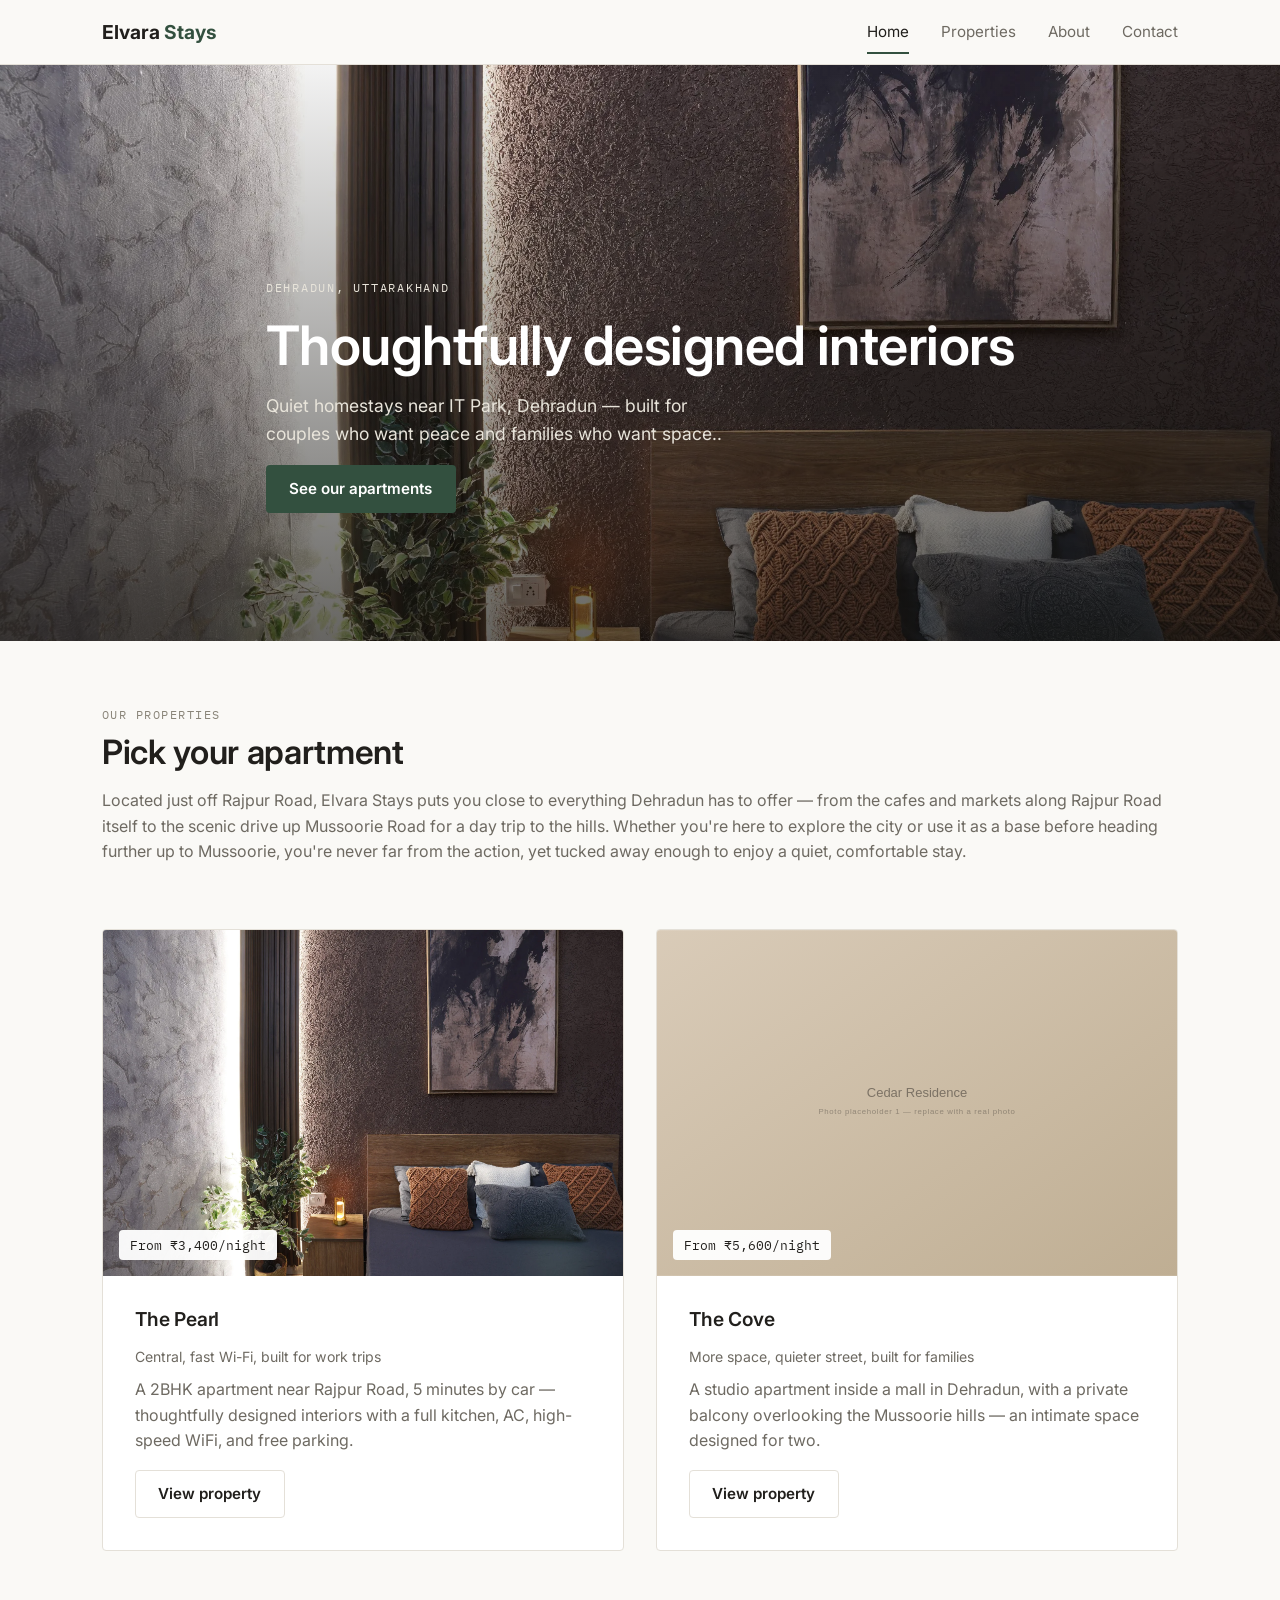
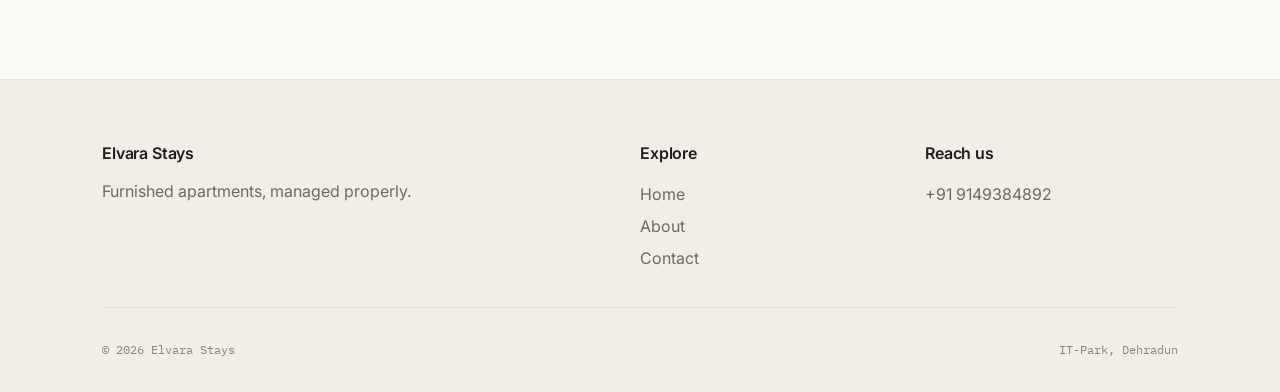
<file: index.html>
<!DOCTYPE html>
<html lang="en">
<head>
  <meta charset="UTF-8">
  <meta name="viewport" content="width=device-width, initial-scale=1.0">
  <title>Birchwood Residences — Modern apartments in Dehradun</title>
  <link rel="preconnect" href="https://fonts.googleapis.com">
  <link href="https://fonts.googleapis.com/css2?family=Inter:wght@400;500;600;700&family=IBM+Plex+Mono:wght@400;500&display=swap" rel="stylesheet">
  <link rel="stylesheet" href="css/style.css">
</head>
<body>

  <header class="site-header" id="site-header"></header>

  <main>
    <section class="hero" id="hero">
      <div class="wrap">
        <p class="hero-eyebrow">Dehradun, Uttarakhand</p>
        <h1 id="hero-title">Thoughtfully designed interiors</h1>
        <p class="lede" id="hero-note">Serviced apartments in Dehradun.</p>
        <a href="#properties" class="btn btn-primary">See our apartments</a>
      </div>
    </section>

    <section id="properties">
      <div class="wrap">
        <p class="section-eyebrow">Our properties</p>
        <h2>Pick your apartment</h2>
        <p>Located just off Rajpur Road, Elvara Stays puts you close to everything Dehradun has to offer — from the cafes and markets along Rajpur Road itself to the scenic drive up Mussoorie Road for a day trip to the hills. Whether you're here to explore the city or use it as a base before heading further up to Mussoorie, you're never far from the action, yet tucked away enough to enjoy a quiet, comfortable stay.</p>

        <div class="property-grid" id="property-grid">
          <p class="loading-note">Loading properties…</p>
        </div>
      </div>
    </section>
  </main>

  <footer class="site-footer" id="site-footer"></footer>

  <script src="js/shared.js"></script>
  <script>
    (async function init() {
      const site = await renderChrome("home");
      if (site) {
        document.getElementById("hero-note").textContent = site.heroNote || "";
        if (site.heroImage) {
          document.getElementById("hero").style.backgroundImage = `url('${site.heroImage}')`;
        }
      }

      const properties = await loadJSON(DATA_PATH.properties);
      const grid = document.getElementById("property-grid");

      if (!properties || properties.length === 0) {
        grid.innerHTML = `<p class="empty-note">No properties yet. Add one in data/properties.json.</p>`;
        return;
      }

      grid.innerHTML = properties.map(p => `
        <article class="property-card">
          <a href="property.html?id=${encodeURIComponent(p.id)}" class="property-card-image">
            <img src="${escapeHTML(p.heroImage)}" alt="${escapeHTML(p.name)}" loading="lazy">
            ${lowestPrice(p.rooms) ? `<span class="price-badge">${escapeHTML(lowestPrice(p.rooms))}</span>` : ""}
          </a>
          <div class="property-card-body">
            <h3>${escapeHTML(p.name)}</h3>
            <p class="property-card-tagline">${escapeHTML(p.tagline || "")}</p>
            <p>${escapeHTML(p.shortDescription || "")}</p>
            <a href="property.html?id=${encodeURIComponent(p.id)}" class="btn btn-outline">View property</a>
          </div>
        </article>
      `).join("");
    })();
  </script>
</body>
</html>
</file>
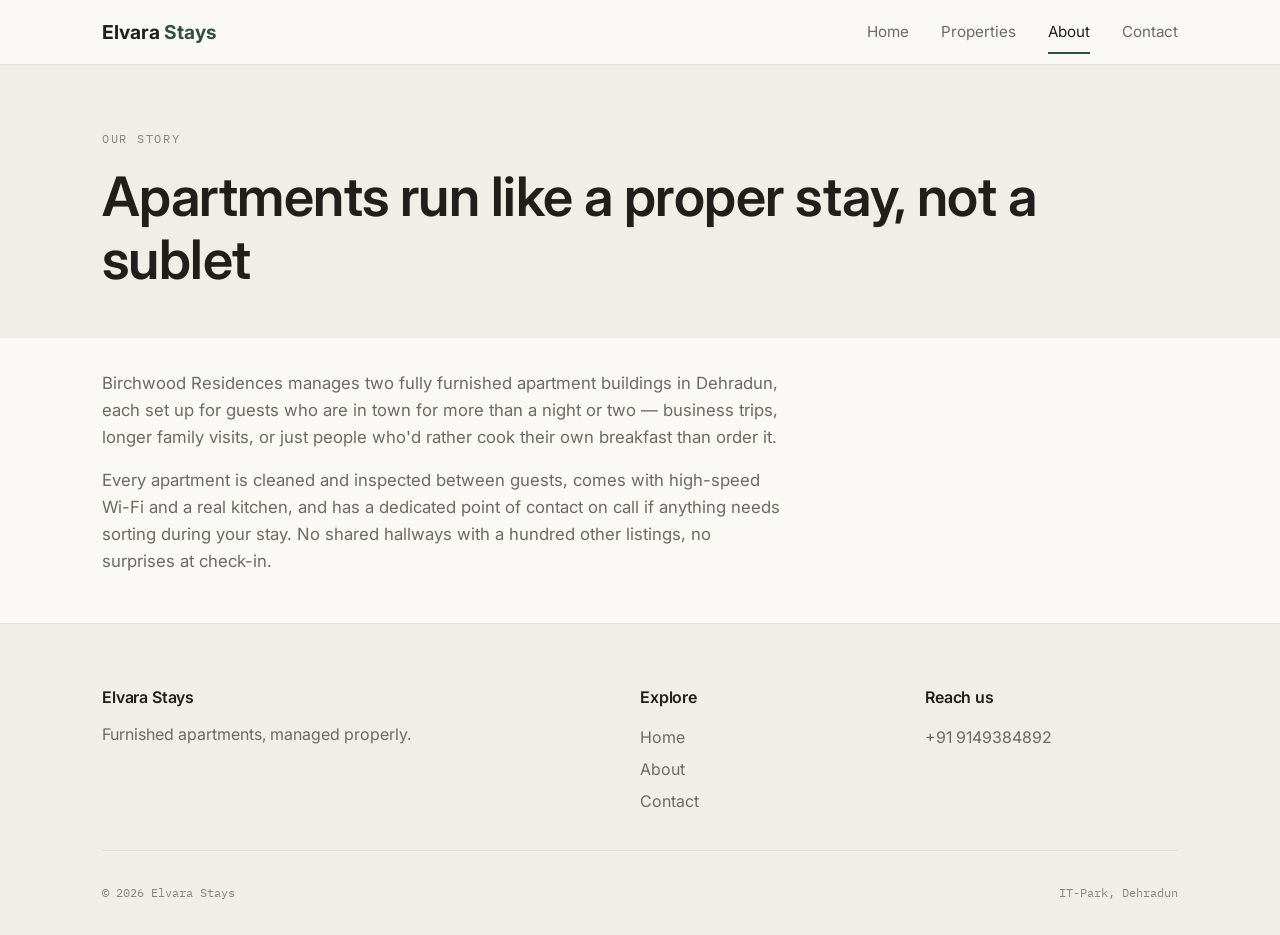
<file: about.html>
<!DOCTYPE html>
<html lang="en">
<head>
  <meta charset="UTF-8">
  <meta name="viewport" content="width=device-width, initial-scale=1.0">
  <title>About — Birchwood Residences</title>
  <link rel="preconnect" href="https://fonts.googleapis.com">
  <link href="https://fonts.googleapis.com/css2?family=Inter:wght@400;500;600;700&family=IBM+Plex+Mono:wght@400;500&display=swap" rel="stylesheet">
  <link rel="stylesheet" href="css/style.css">
</head>
<body>

  <header class="site-header" id="site-header"></header>

  <main>
    <section class="hero hero-plain">
      <div class="wrap">
        <p class="hero-eyebrow">Our story</p>
        <h1 id="about-title">About us</h1>
      </div>
    </section>

    <section class="tight about-body" id="about-body">
      <div class="wrap">
        <p class="loading-note">Loading…</p>
      </div>
    </section>
  </main>

  <footer class="site-footer" id="site-footer"></footer>

  <script src="js/shared.js"></script>
  <script>
    (async function init() {
      const site = await renderChrome("about");
      const body = document.getElementById("about-body");
      if (!site) {
        body.innerHTML = `<div class="wrap"><p class="empty-note">Could not load page content.</p></div>`;
        return;
      }
      document.getElementById("about-title").textContent = site.aboutTitle || "About us";
      body.innerHTML = `
        <div class="wrap">
          ${(site.aboutBody || []).map(p => `<p>${escapeHTML(p)}</p>`).join("")}
        </div>
      `;
    })();
  </script>
</body>
</html>
</file>
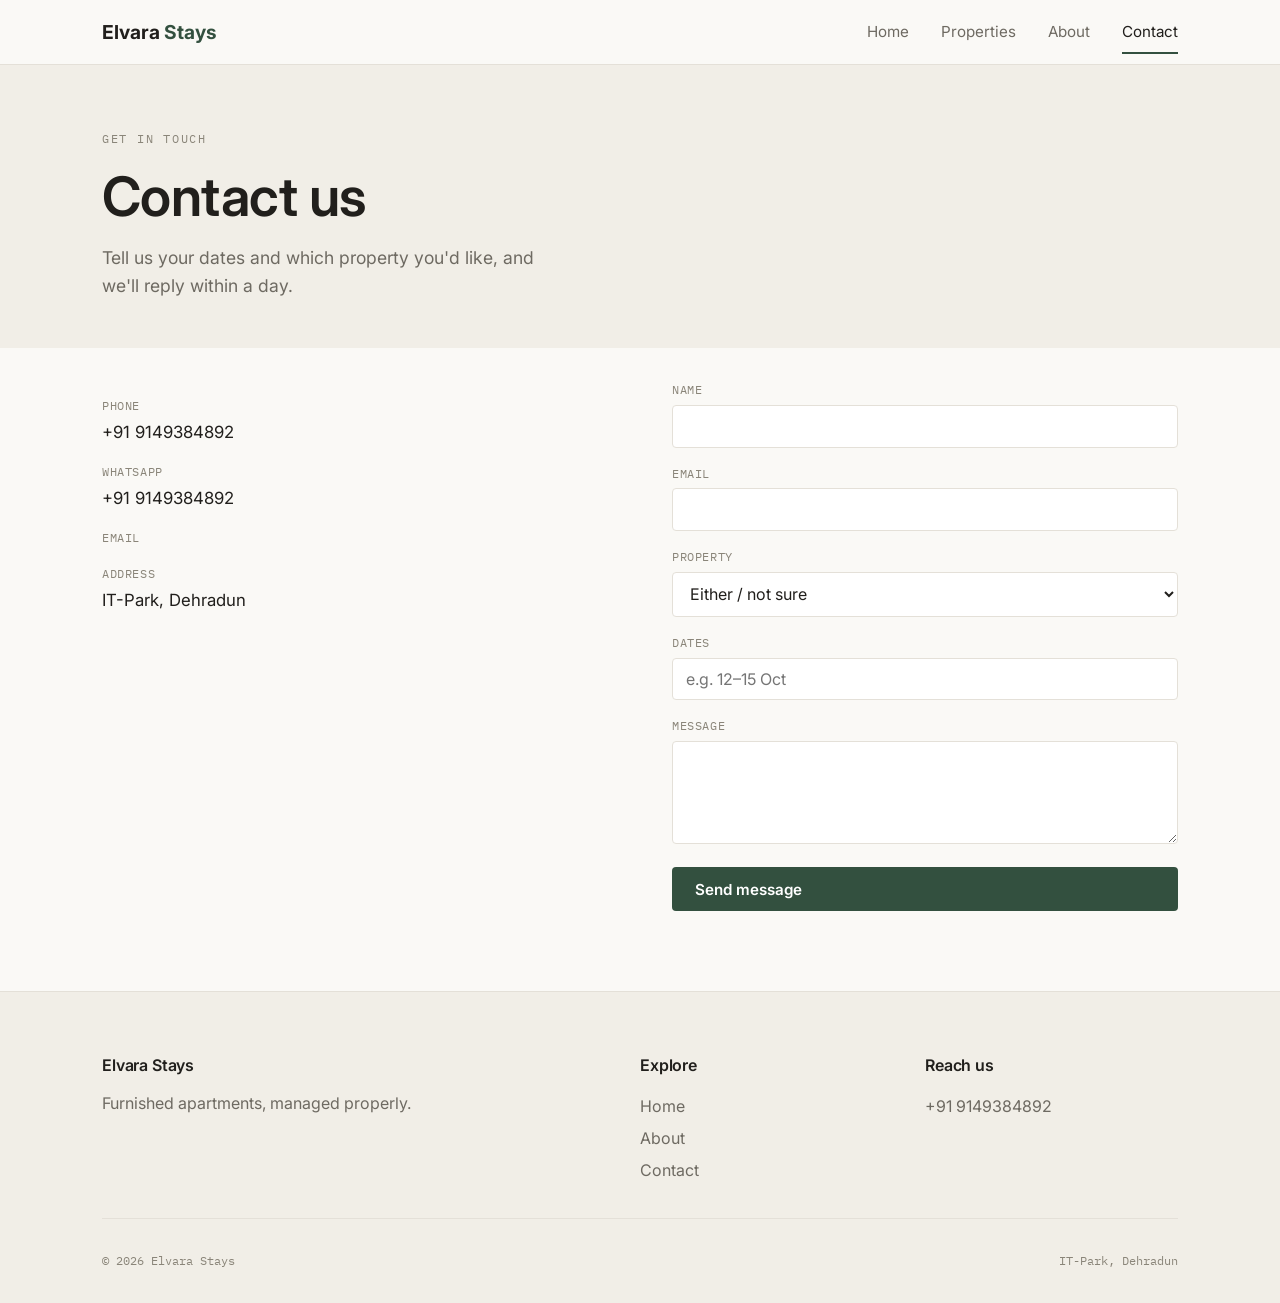
<file: contact.html>
<!DOCTYPE html>
<html lang="en">
<head>
  <meta charset="UTF-8">
  <meta name="viewport" content="width=device-width, initial-scale=1.0">
  <title>Contact — Birchwood Residences</title>
  <link rel="preconnect" href="https://fonts.googleapis.com">
  <link href="https://fonts.googleapis.com/css2?family=Inter:wght@400;500;600;700&family=IBM+Plex+Mono:wght@400;500&display=swap" rel="stylesheet">
  <link rel="stylesheet" href="css/style.css">
</head>
<body>

  <header class="site-header" id="site-header"></header>

  <main>
    <section class="hero hero-plain">
      <div class="wrap">
        <p class="hero-eyebrow">Get in touch</p>
        <h1>Contact us</h1>
        <p class="lede">Tell us your dates and which property you'd like, and we'll reply within a day.</p>
      </div>
    </section>

    <section class="tight">
      <div class="wrap contact-grid">
        <div>
          <dl class="contact-info" id="contact-info"></dl>
        </div>

        <div>
          <form class="contact-form" id="contact-form">
            <div>
              <label for="name">Name</label>
              <input type="text" id="name" name="name" required>
            </div>
            <div>
              <label for="email">Email</label>
              <input type="email" id="email" name="email" required>
            </div>
            <div>
              <label for="property">Property</label>
              <select id="property" name="property">
                <option value="Either / not sure">Either / not sure</option>
                <option value="Aspen Residence">Aspen Residence</option>
                <option value="Cedar Residence">Cedar Residence</option>
              </select>
            </div>
            <div>
              <label for="dates">Dates</label>
              <input type="text" id="dates" name="dates" placeholder="e.g. 12–15 Oct">
            </div>
            <div>
              <label for="message">Message</label>
              <textarea id="message" name="message" rows="4"></textarea>
            </div>
            <button type="submit" class="btn btn-primary">Send message</button>
            <p class="form-status" id="form-status"></p>
          </form>
        </div>
      </div>
    </section>
  </main>

  <footer class="site-footer" id="site-footer"></footer>

  <script src="js/shared.js"></script>
  <script>
    (async function init() {
      const site = await renderChrome("contact");

      const info = document.getElementById("contact-info");
      if (site) {
        info.innerHTML = `
          <dt>Phone</dt><dd><a href="tel:${escapeHTML(site.phone || "")}">${escapeHTML(site.phone || "")}</a></dd>
          <dt>WhatsApp</dt><dd><a href="https://wa.me/${escapeHTML((site.whatsapp || "").replace(/[^0-9]/g, ""))}" target="_blank" rel="noopener">${escapeHTML(site.whatsapp || "")}</a></dd>
          <dt>Email</dt><dd><a href="mailto:${escapeHTML(site.email || "")}">${escapeHTML(site.email || "")}</a></dd>
          <dt>Address</dt><dd>${escapeHTML(site.address || "")}</dd>
        `;
      }

      const form = document.getElementById("contact-form");
      const status = document.getElementById("form-status");

      // This site has no backend, so the form opens a pre-filled email
      // to your address instead of submitting silently. If you move to
      // Netlify or Formspree later, see README.md "Upgrading the contact
      // form" for a two-line change to make it submit directly.
      form.addEventListener("submit", (e) => {
        e.preventDefault();
        const data = new FormData(form);
        const subject = encodeURIComponent(`Booking enquiry — ${data.get("property")}`);
        const body = encodeURIComponent(
          `Name: ${data.get("name")}\nEmail: ${data.get("email")}\nProperty: ${data.get("property")}\nDates: ${data.get("dates")}\n\n${data.get("message")}`
        );
        const mailTo = site?.email || "hello@example.com";
        window.location.href = `mailto:${mailTo}?subject=${subject}&body=${body}`;
        status.textContent = "Opening your email app to send this…";
      });
    })();
  </script>
</body>
</html>
</file>
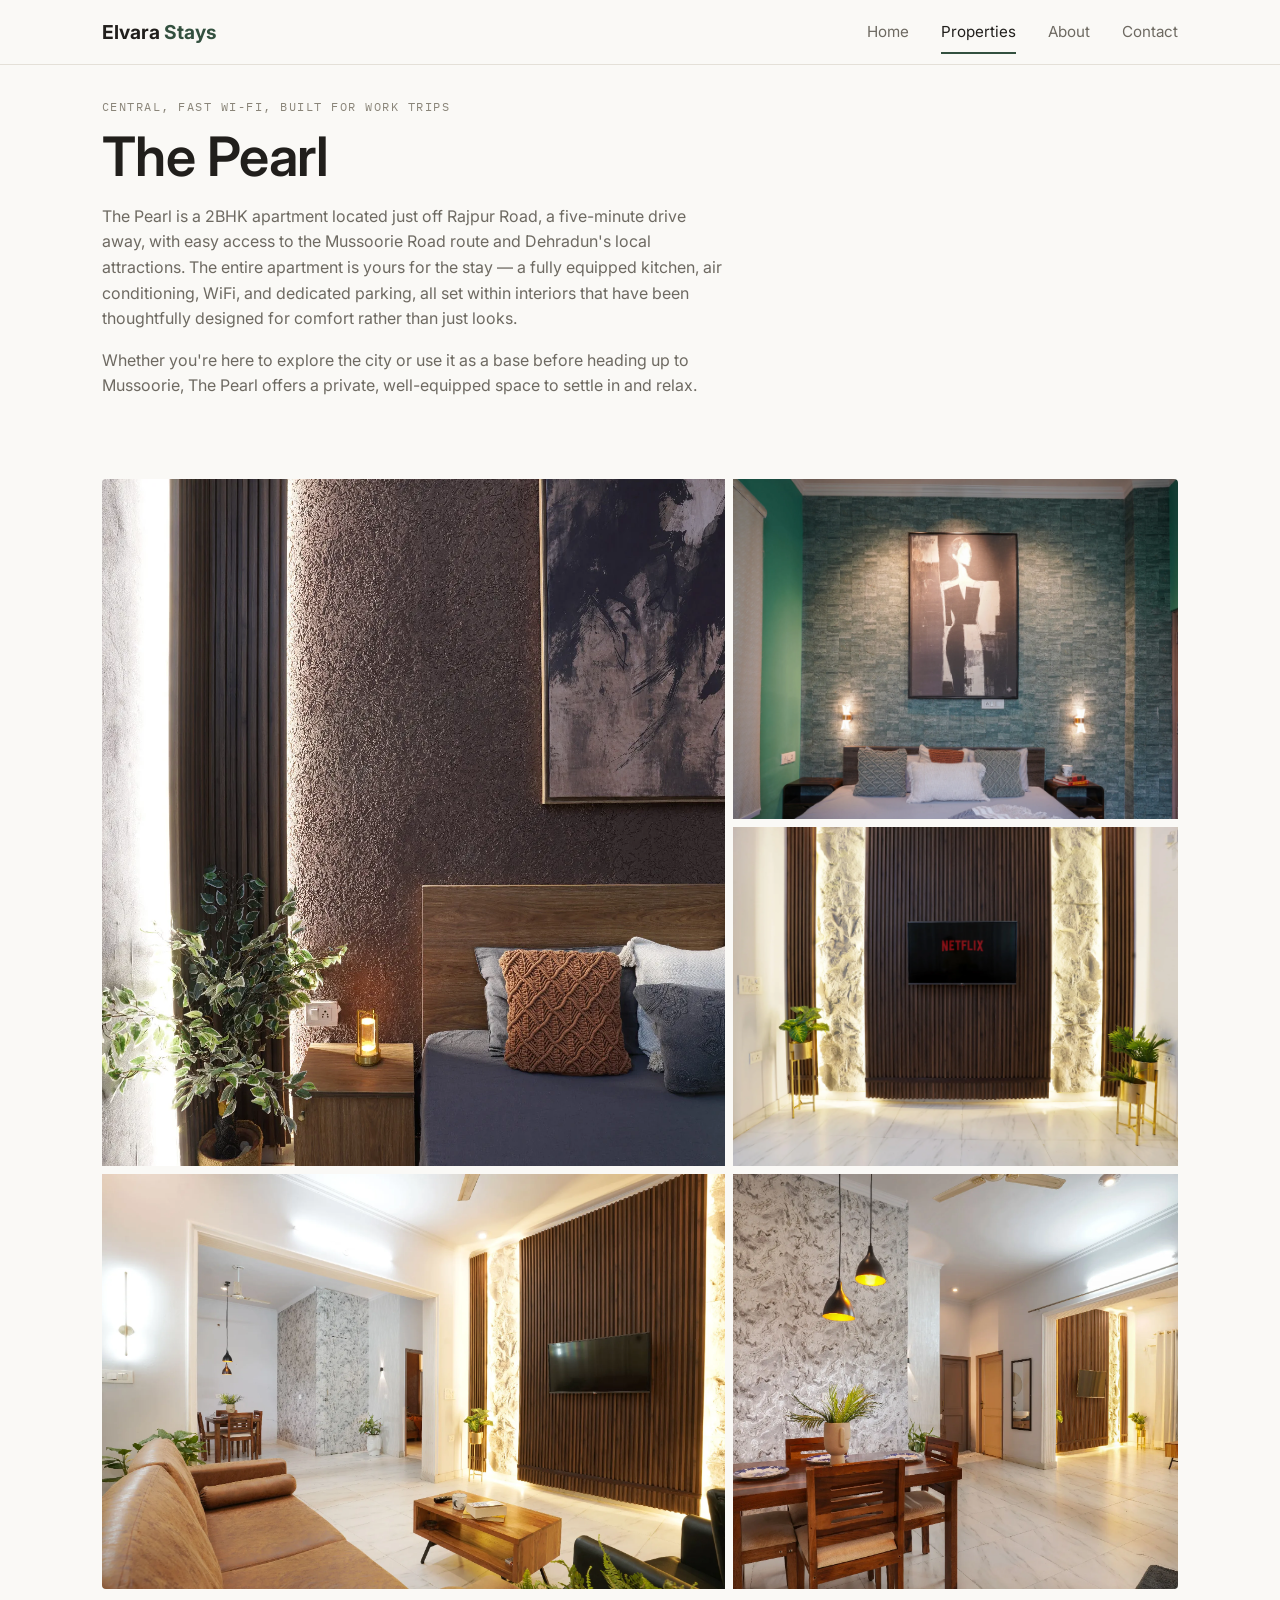
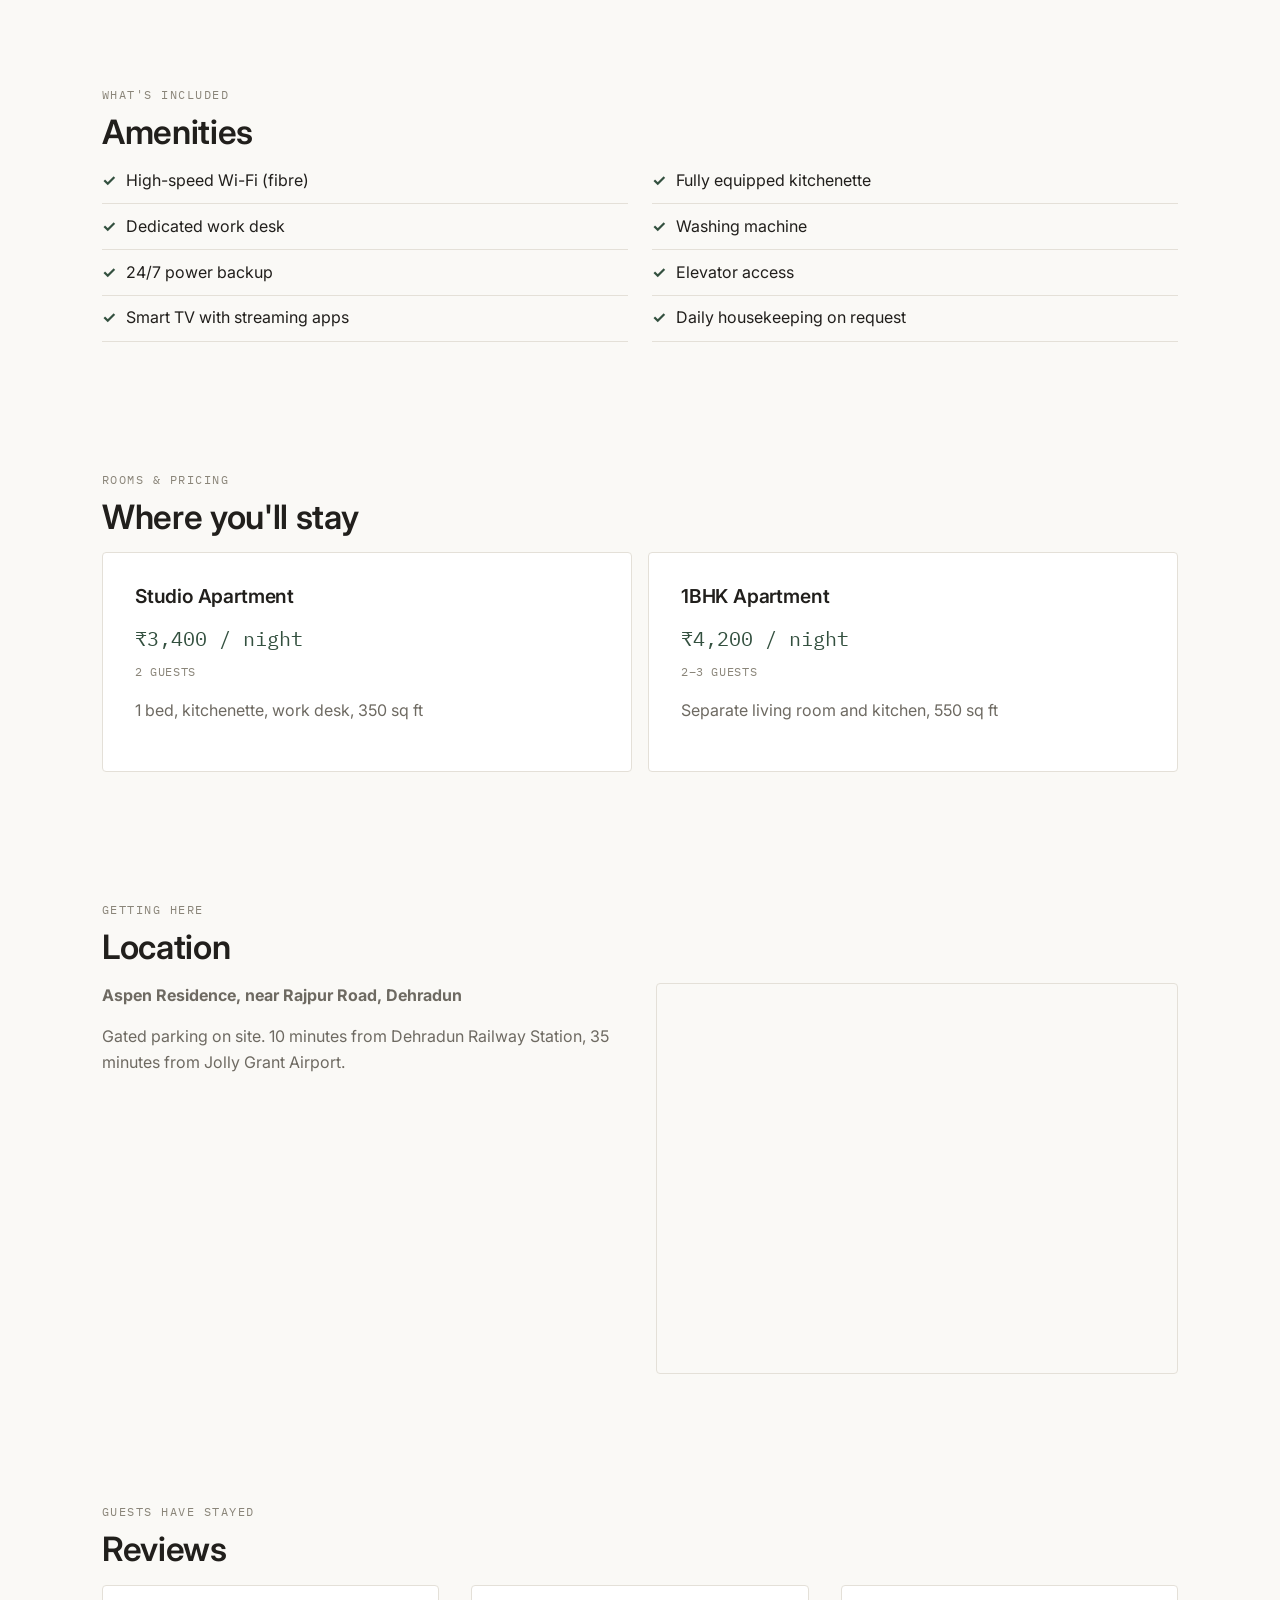
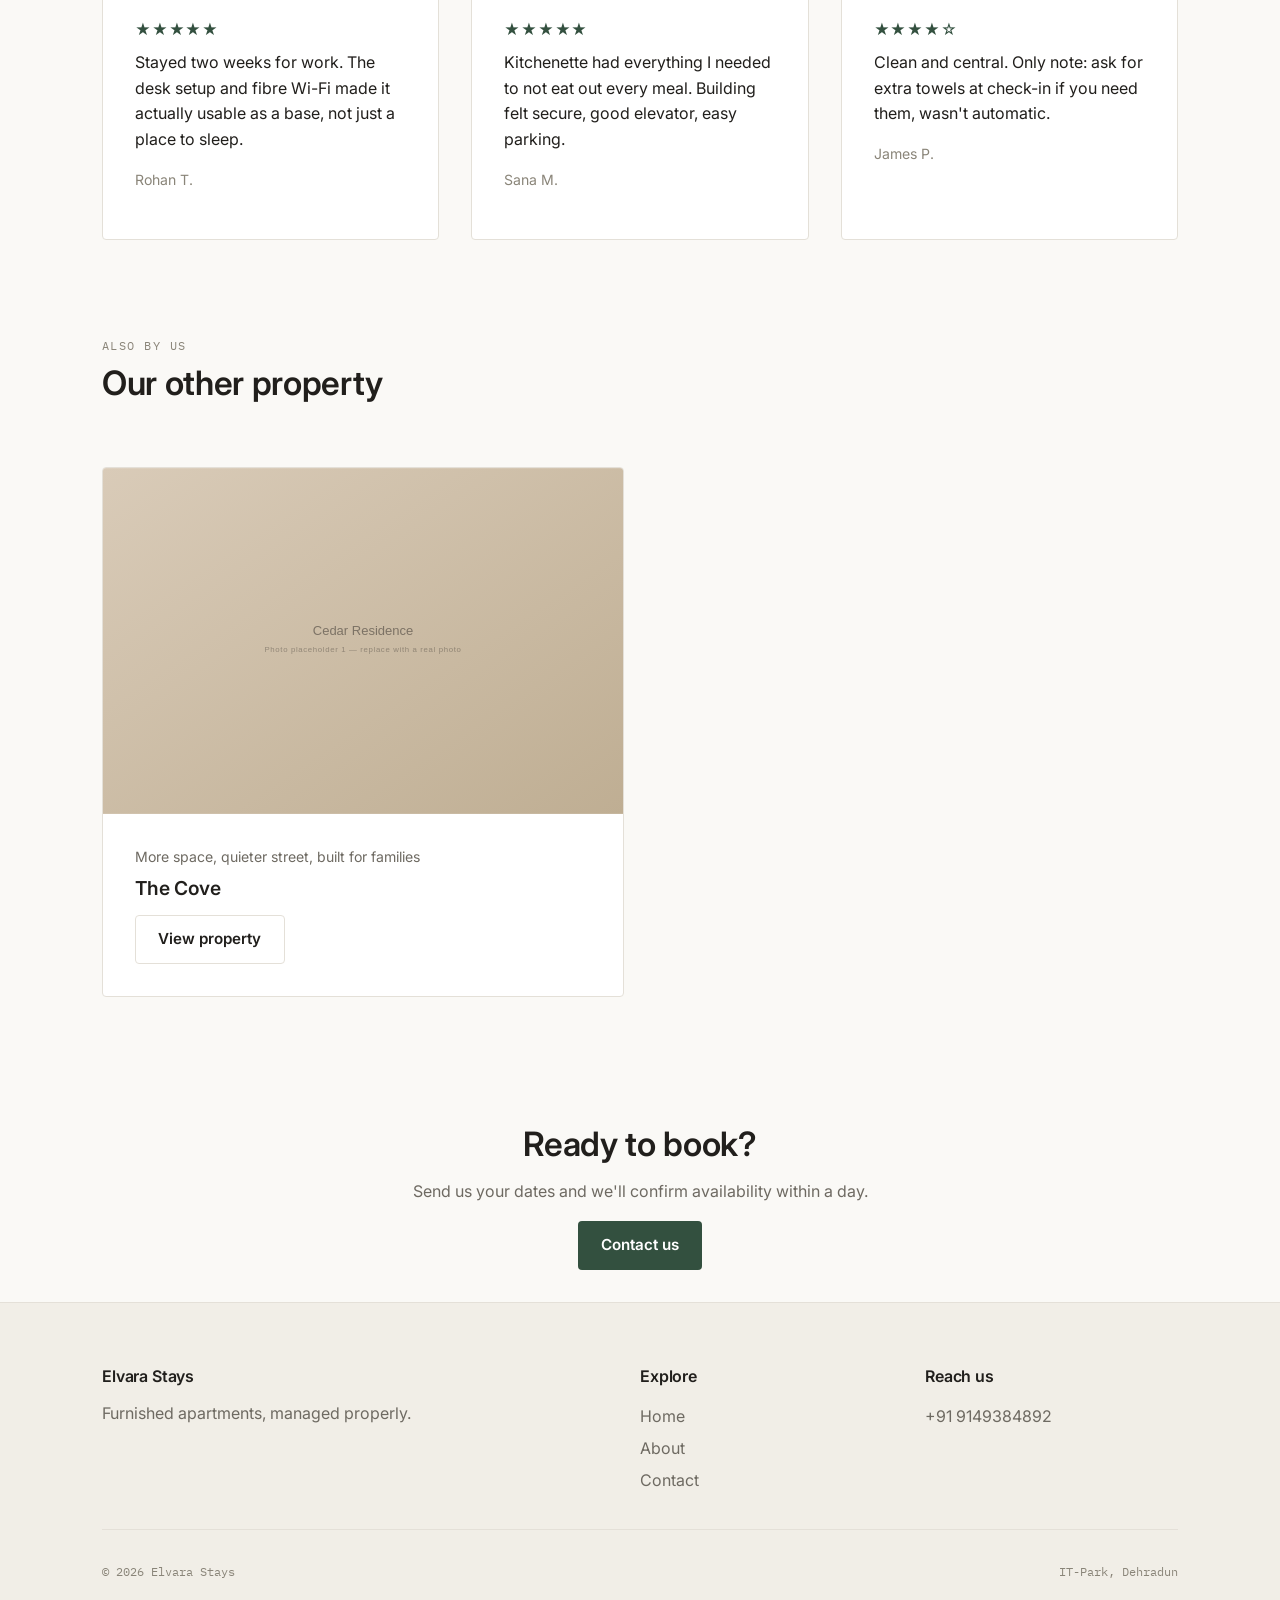
<file: property.html>
<!DOCTYPE html>
<html lang="en">
<head>
  <meta charset="UTF-8">
  <meta name="viewport" content="width=device-width, initial-scale=1.0">
  <title id="page-title">Property — Birchwood Residences</title>
  <link rel="preconnect" href="https://fonts.googleapis.com">
  <link href="https://fonts.googleapis.com/css2?family=Inter:wght@400;500;600;700&family=IBM+Plex+Mono:wght@400;500&display=swap" rel="stylesheet">
  <link rel="stylesheet" href="css/style.css">
</head>
<body>

  <header class="site-header" id="site-header"></header>

  <main id="property-main">
    <section class="tight">
      <div class="wrap">
        <p class="loading-note" id="loading-note">Loading property…</p>
      </div>
    </section>
  </main>

  <footer class="site-footer" id="site-footer"></footer>

  <script src="js/shared.js"></script>
  <script>
    function starString(n) {
      const full = "★".repeat(Math.max(0, Math.min(5, n)));
      const empty = "☆".repeat(5 - Math.max(0, Math.min(5, n)));
      return full + empty;
    }

    (async function init() {
      await renderChrome("property");

      const params = new URLSearchParams(window.location.search);
      const id = params.get("id");
      const properties = await loadJSON(DATA_PATH.properties);
      const main = document.getElementById("property-main");

      if (!properties) {
        main.innerHTML = `<section class="tight"><div class="wrap"><p class="empty-note">Could not load property data.</p></div></section>`;
        return;
      }

      const property = properties.find(p => p.id === id) || properties[0];

      if (!property) {
        main.innerHTML = `<section class="tight"><div class="wrap"><p class="empty-note">No properties found. Add one in data/properties.json.</p></div></section>`;
        return;
      }

      document.getElementById("page-title").textContent = `${property.name} — Birchwood Residences`;

      const otherProperties = properties.filter(p => p.id !== property.id);

      main.innerHTML = `
        <section class="tight">
          <div class="wrap">
            <p class="section-eyebrow">${escapeHTML(property.tagline || "")}</p>
            <h1>${escapeHTML(property.name)}</h1>
            ${(property.description || []).map(para => `<p style="max-width:62ch">${escapeHTML(para)}</p>`).join("")}
          </div>
        </section>

        <section class="tight">
          <div class="wrap">
            <div class="gallery">
              ${(property.images || []).slice(0, 5).map(img => `
                <a href="${escapeHTML(img)}" target="_blank" rel="noopener">
                  <img src="${escapeHTML(img)}" alt="${escapeHTML(property.name)} photo" loading="lazy">
                </a>
              `).join("")}
            </div>
          </div>
        </section>

        <section>
          <div class="wrap">
            <p class="section-eyebrow">What's included</p>
            <h2>Amenities</h2>
            <ul class="amenities-list">
              ${(property.amenities || []).map(a => `<li>${escapeHTML(a)}</li>`).join("")}
            </ul>
          </div>
        </section>

        <section>
          <div class="wrap">
            <p class="section-eyebrow">Rooms &amp; pricing</p>
            <h2>Where you'll stay</h2>
            <div class="room-grid">
              ${(property.rooms || []).map(r => `
                <div class="room-card">
                  <h3>${escapeHTML(r.name)}</h3>
                  <p class="price">${escapeHTML(r.price)}</p>
                  <p class="occupancy">${escapeHTML(r.occupancy || "")}</p>
                  <p>${escapeHTML(r.notes || "")}</p>
                </div>
              `).join("")}
            </div>
          </div>
        </section>

        <section>
          <div class="wrap">
            <p class="section-eyebrow">Getting here</p>
            <h2>Location</h2>
            <div class="location-block">
              <div>
                <p><strong>${escapeHTML(property.location?.address || "")}</strong></p>
                <p>${escapeHTML(property.location?.directionsNote || "")}</p>
              </div>
              <div class="map-frame">
                <iframe src="${escapeHTML(property.location?.mapEmbed || "")}" loading="lazy" referrerpolicy="no-referrer-when-downgrade" title="Map to ${escapeHTML(property.name)}"></iframe>
              </div>
            </div>
          </div>
        </section>

        <section>
          <div class="wrap">
            <p class="section-eyebrow">Guests have stayed</p>
            <h2>Reviews</h2>
            <div class="review-grid">
              ${(property.reviews || []).map(r => `
                <div class="review-card">
                  <p class="review-stars">${starString(r.rating)}</p>
                  <p class="review-text">${escapeHTML(r.text)}</p>
                  <p class="review-guest">${escapeHTML(r.guest)}</p>
                </div>
              `).join("")}
            </div>
          </div>
        </section>

        ${otherProperties.length ? `
        <section class="tight">
          <div class="wrap">
            <p class="section-eyebrow">Also by us</p>
            <h2>Our other property</h2>
            <div class="property-grid">
              ${otherProperties.map(p => `
                <article class="property-card">
                  <a href="property.html?id=${encodeURIComponent(p.id)}" class="property-card-image">
                    <img src="${escapeHTML(p.heroImage)}" alt="${escapeHTML(p.name)}" loading="lazy">
                  </a>
                  <div class="property-card-body">
                    <p class="property-card-tagline">${escapeHTML(p.tagline || "")}</p>
                    <h3>${escapeHTML(p.name)}</h3>
                    <a href="property.html?id=${encodeURIComponent(p.id)}" class="btn btn-outline">View property</a>
                  </div>
                </article>
              `).join("")}
            </div>
          </div>
        </section>` : ""}

        <section class="tight center">
          <div class="wrap">
            <h2>Ready to book?</h2>
            <p>Send us your dates and we'll confirm availability within a day.</p>
            <a href="contact.html" class="btn btn-primary">Contact us</a>
          </div>
        </section>
      `;
    })();
  </script>
</body>
</html>
</file>
<file: css/style.css>
/* ===================================================================
   BIRCHWOOD RESIDENCES — design tokens
   Theme: photography-led, restrained — modelled on how real
   serviced-apartment brands (Sonder, StayVista, etc.) actually
   present themselves: real photos doing the work, minimal
   decoration, price and detail visible up front.
   =================================================================== */

:root {
  /* Color */
  --color-bg: #FAF9F6;
  --color-bg-soft: #F1EEE7;
  --color-bg-card: #FFFFFF;
  --color-accent: #33503F;
  --color-on-accent: #FFFFFF;
  --color-accent-soft: #33503F14;
  --color-text: #211F1C;
  --color-text-dim: #6E6A62;
  --color-steel: #8A8579;
  --color-line: #E4E0D8;

  /* Type */
  --font-display: "Inter", "Segoe UI", sans-serif;
  --font-body: "Inter", "Segoe UI", sans-serif;
  --font-mono: "IBM Plex Mono", monospace;

  /* Layout */
  --max-width: 1140px;
  --radius: 4px;
  --space-xs: 0.5rem;
  --space-sm: 1rem;
  --space-md: 2rem;
  --space-lg: 4rem;
  --space-xl: 6rem;
}

* { box-sizing: border-box; }

html { scroll-behavior: smooth; }

body {
  margin: 0;
  background: var(--color-bg);
  color: var(--color-text);
  font-family: var(--font-body);
  line-height: 1.6;
  font-size: 16px;
}

img { max-width: 100%; display: block; }

a { color: inherit; text-decoration: none; }

h1, h2, h3 {
  font-family: var(--font-display);
  font-weight: 600;
  line-height: 1.15;
  margin: 0 0 var(--space-sm) 0;
  letter-spacing: -0.01em;
}

h1 { font-size: clamp(2.3rem, 4.6vw, 3.4rem); }
h2 { font-size: clamp(1.6rem, 2.8vw, 2.1rem); }
h3 { font-size: 1.2rem; }

p { margin: 0 0 var(--space-sm) 0; color: var(--color-text-dim); }

.wrap {
  max-width: var(--max-width);
  margin: 0 auto;
  padding: 0 var(--space-md);
}

a:focus-visible, button:focus-visible, input:focus-visible, textarea:focus-visible {
  outline: 2px solid var(--color-accent);
  outline-offset: 3px;
}

@media (prefers-reduced-motion: reduce) {
  * { animation-duration: 0.01ms !important; transition-duration: 0.01ms !important; }
}

/* ---------- Header ---------- */

.site-header {
  position: sticky;
  top: 0;
  z-index: 50;
  background: rgba(250, 249, 246, 0.94);
  backdrop-filter: blur(6px);
  border-bottom: 1px solid var(--color-line);
}

.site-header .wrap {
  display: flex;
  align-items: center;
  justify-content: space-between;
  padding-top: var(--space-sm);
  padding-bottom: var(--space-sm);
}

.brand {
  font-family: var(--font-display);
  font-weight: 700;
  font-size: 1.2rem;
}

.brand span { color: var(--color-accent); }

.main-nav { display: flex; gap: var(--space-md); font-size: 0.95rem; }

.main-nav a { position: relative; padding: 0.25rem 0; color: var(--color-text-dim); transition: color 0.2s ease; }
.main-nav a:hover, .main-nav a.active { color: var(--color-text); }

.main-nav a.active::after {
  content: "";
  position: absolute;
  left: 0; right: 0; bottom: -6px;
  height: 2px;
  background: var(--color-accent);
}

.nav-toggle {
  display: none;
  background: none;
  border: 1px solid var(--color-line);
  color: var(--color-text);
  padding: 0.4rem 0.6rem;
  border-radius: var(--radius);
}

@media (max-width: 720px) {
  .main-nav {
    position: absolute;
    top: 100%; left: 0; right: 0;
    background: var(--color-bg);
    flex-direction: column;
    padding: var(--space-sm) var(--space-md);
    border-bottom: 1px solid var(--color-line);
    display: none;
  }
  .main-nav.open { display: flex; }
  .nav-toggle { display: inline-block; }
}

/* ---------- Hero (photo-led, like the real comparable sites) ---------- */

.hero {
  position: relative;
  min-height: 64vh;
  display: flex;
  align-items: flex-end;
  background-size: cover;
  background-position: center;
  overflow: hidden;
}

.hero::after {
  content: "";
  position: absolute;
  inset: 0;
  background: linear-gradient(180deg, rgba(20,18,14,0.05) 0%, rgba(20,18,14,0.65) 100%);
}

.hero .wrap {
  position: relative;
  z-index: 1;
  padding-bottom: var(--space-lg);
  color: #fff;
}

.hero-eyebrow {
  font-family: var(--font-mono);
  font-size: 0.78rem;
  letter-spacing: 0.14em;
  text-transform: uppercase;
  color: #E8E4DA;
  margin-bottom: var(--space-sm);
}

.hero h1 { color: #fff; }
.hero p.lede { max-width: 42ch; font-size: 1.1rem; color: #E8E4DA; }

/* Lighter hero variant for inner pages (about/contact) — no photo needed */
.hero.hero-plain {
  min-height: auto;
  background: var(--color-bg-soft);
  padding: var(--space-lg) 0 var(--space-md);
  display: block;
}
.hero.hero-plain::after { display: none; }
.hero.hero-plain .wrap { color: var(--color-text); padding-bottom: 0; }
.hero.hero-plain .hero-eyebrow { color: var(--color-steel); }
.hero.hero-plain h1 { color: var(--color-text); }
.hero.hero-plain p.lede { color: var(--color-text-dim); }

/* ---------- Buttons ---------- */

.btn {
  display: inline-flex;
  align-items: center;
  gap: 0.5rem;
  padding: 0.7rem 1.4rem;
  border-radius: var(--radius);
  font-family: var(--font-body);
  font-weight: 600;
  font-size: 0.95rem;
  border: 1px solid transparent;
  cursor: pointer;
  transition: transform 0.15s ease, background 0.2s ease;
}

.btn-primary { background: var(--color-accent); color: var(--color-on-accent); }
.btn-primary:hover { transform: translateY(-1px); }

.btn-outline { background: transparent; border-color: var(--color-line); color: var(--color-text); }
.btn-outline:hover { border-color: var(--color-accent); color: var(--color-accent); }

/* ---------- Property cards (listing-style: photo, price, CTA) ---------- */

.property-grid {
  display: grid;
  grid-template-columns: repeat(2, 1fr);
  gap: var(--space-md);
  margin: var(--space-lg) 0;
}

@media (max-width: 720px) { .property-grid { grid-template-columns: 1fr; } }

.property-card {
  background: var(--color-bg-card);
  border: 1px solid var(--color-line);
  border-radius: var(--radius);
  overflow: hidden;
  display: flex;
  flex-direction: column;
  transition: transform 0.2s ease, box-shadow 0.2s ease;
}

.property-card:hover {
  transform: translateY(-3px);
  box-shadow: 0 16px 32px -18px rgba(30, 28, 22, 0.25);
}

.property-card-image { position: relative; aspect-ratio: 3/2; overflow: hidden; }
.property-card-image img { width: 100%; height: 100%; object-fit: cover; }

.price-badge {
  position: absolute;
  bottom: var(--space-sm);
  left: var(--space-sm);
  background: rgba(255,255,255,0.95);
  color: var(--color-text);
  font-family: var(--font-mono);
  font-size: 0.82rem;
  padding: 0.3rem 0.7rem;
  border-radius: var(--radius);
}

.property-card-body { padding: var(--space-md); flex: 1; display: flex; flex-direction: column; }

.property-card-tagline {
  font-size: 0.88rem;
  color: var(--color-text-dim);
  margin-bottom: 0.5rem;
}

.property-card-body .btn { margin-top: auto; align-self: flex-start; }

/* ---------- Section spacing ---------- */

section { padding: var(--space-lg) 0; }
section.tight { padding: var(--space-md) 0; }

.section-eyebrow {
  font-family: var(--font-mono);
  font-size: 0.78rem;
  letter-spacing: 0.12em;
  text-transform: uppercase;
  color: var(--color-steel);
  margin-bottom: 0.5rem;
}

/* ---------- Gallery ---------- */

.gallery {
  display: grid;
  grid-template-columns: 1.4fr 1fr;
  grid-template-rows: repeat(2, 1fr);
  gap: var(--space-xs);
  border-radius: var(--radius);
  overflow: hidden;
}

.gallery img { width: 100%; height: 100%; object-fit: cover; }
.gallery a:first-child { grid-row: span 2; }

@media (max-width: 720px) {
  .gallery { grid-template-columns: 1fr 1fr; grid-template-rows: repeat(3, auto); }
  .gallery a:first-child { grid-row: span 1; grid-column: span 2; }
}

/* ---------- Amenities list ---------- */

.amenities-list {
  list-style: none;
  padding: 0;
  margin: 0;
  display: grid;
  grid-template-columns: repeat(2, 1fr);
  gap: 0.6rem 1.5rem;
}

@media (max-width: 600px) { .amenities-list { grid-template-columns: 1fr; } }

.amenities-list li {
  display: flex;
  align-items: baseline;
  gap: 0.6rem;
  color: var(--color-text);
  padding-bottom: 0.6rem;
  border-bottom: 1px solid var(--color-line);
}

.amenities-list li::before { content: "\2713"; color: var(--color-accent); font-weight: 700; }

/* ---------- Pricing cards ---------- */

.room-grid {
  display: grid;
  grid-template-columns: repeat(auto-fit, minmax(220px, 1fr));
  gap: var(--space-sm);
}

.room-card {
  background: var(--color-bg-card);
  border: 1px solid var(--color-line);
  border-radius: var(--radius);
  padding: var(--space-md);
}

.room-card .price { font-family: var(--font-mono); font-size: 1.25rem; color: var(--color-accent); margin: 0.4rem 0; }

.room-card .occupancy {
  font-family: var(--font-mono);
  font-size: 0.78rem;
  color: var(--color-steel);
  text-transform: uppercase;
  letter-spacing: 0.05em;
}

/* ---------- Location ---------- */

.location-block {
  display: grid;
  grid-template-columns: 1fr 1fr;
  gap: var(--space-md);
  align-items: start;
}

@media (max-width: 720px) { .location-block { grid-template-columns: 1fr; } }

.map-frame { border: 1px solid var(--color-line); border-radius: var(--radius); overflow: hidden; aspect-ratio: 4/3; }
.map-frame iframe { width: 100%; height: 100%; border: 0; }

/* ---------- Reviews (plain, star-rating led — not a postcard gimmick) ---------- */

.review-grid {
  display: grid;
  grid-template-columns: repeat(auto-fit, minmax(260px, 1fr));
  gap: var(--space-md);
}

.review-card {
  background: var(--color-bg-card);
  border: 1px solid var(--color-line);
  border-radius: var(--radius);
  padding: var(--space-md);
}

.review-stars { color: var(--color-accent); font-size: 0.95rem; margin-bottom: 0.5rem; letter-spacing: 0.05em; }
.review-text { color: var(--color-text); margin-bottom: var(--space-sm); }
.review-guest { font-size: 0.88rem; color: var(--color-steel); }

/* ---------- About page ---------- */

.about-body p { font-size: 1.05rem; max-width: 62ch; }

/* ---------- Contact ---------- */

.contact-grid { display: grid; grid-template-columns: 1fr 1fr; gap: var(--space-lg); }

@media (max-width: 720px) { .contact-grid { grid-template-columns: 1fr; } }

.contact-info dt {
  font-family: var(--font-mono);
  font-size: 0.78rem;
  color: var(--color-steel);
  text-transform: uppercase;
  letter-spacing: 0.05em;
  margin-top: var(--space-sm);
}

.contact-info dd { margin: 0.2rem 0 0 0; font-size: 1.05rem; }

form.contact-form { display: flex; flex-direction: column; gap: var(--space-sm); }

.contact-form label {
  font-family: var(--font-mono);
  font-size: 0.78rem;
  text-transform: uppercase;
  letter-spacing: 0.05em;
  color: var(--color-steel);
  margin-bottom: 0.3rem;
  display: block;
}

.contact-form input, .contact-form textarea, .contact-form select {
  width: 100%;
  background: var(--color-bg-card);
  border: 1px solid var(--color-line);
  border-radius: var(--radius);
  color: var(--color-text);
  padding: 0.65rem 0.8rem;
  font-family: var(--font-body);
  font-size: 1rem;
}

.contact-form input:focus, .contact-form textarea:focus, .contact-form select:focus { border-color: var(--color-accent); }

.form-status { font-family: var(--font-mono); font-size: 0.85rem; color: var(--color-steel); min-height: 1.2em; }

/* ---------- Footer ---------- */

.site-footer {
  border-top: 1px solid var(--color-line);
  padding: var(--space-lg) 0 var(--space-md);
  color: var(--color-text-dim);
  background: var(--color-bg-soft);
}

.footer-grid { display: grid; grid-template-columns: 2fr 1fr 1fr; gap: var(--space-md); }

@media (max-width: 720px) { .footer-grid { grid-template-columns: 1fr; gap: var(--space-md); } }

.footer-grid h3 { font-size: 1rem; color: var(--color-text); }
.footer-grid a { display: block; padding: 0.2rem 0; color: var(--color-text-dim); }
.footer-grid a:hover { color: var(--color-accent); }

.footer-bottom {
  margin-top: var(--space-md);
  padding-top: var(--space-md);
  border-top: 1px solid var(--color-line);
  font-family: var(--font-mono);
  font-size: 0.78rem;
  color: var(--color-steel);
  display: flex;
  justify-content: space-between;
  flex-wrap: wrap;
  gap: 0.5rem;
}

/* ---------- Loading / empty states ---------- */

.loading-note, .empty-note { font-family: var(--font-mono); font-size: 0.85rem; color: var(--color-steel); padding: var(--space-md) 0; }

/* ---------- Utility ---------- */

.center { text-align: center; }
.mt-lg { margin-top: var(--space-lg); }
</file>
